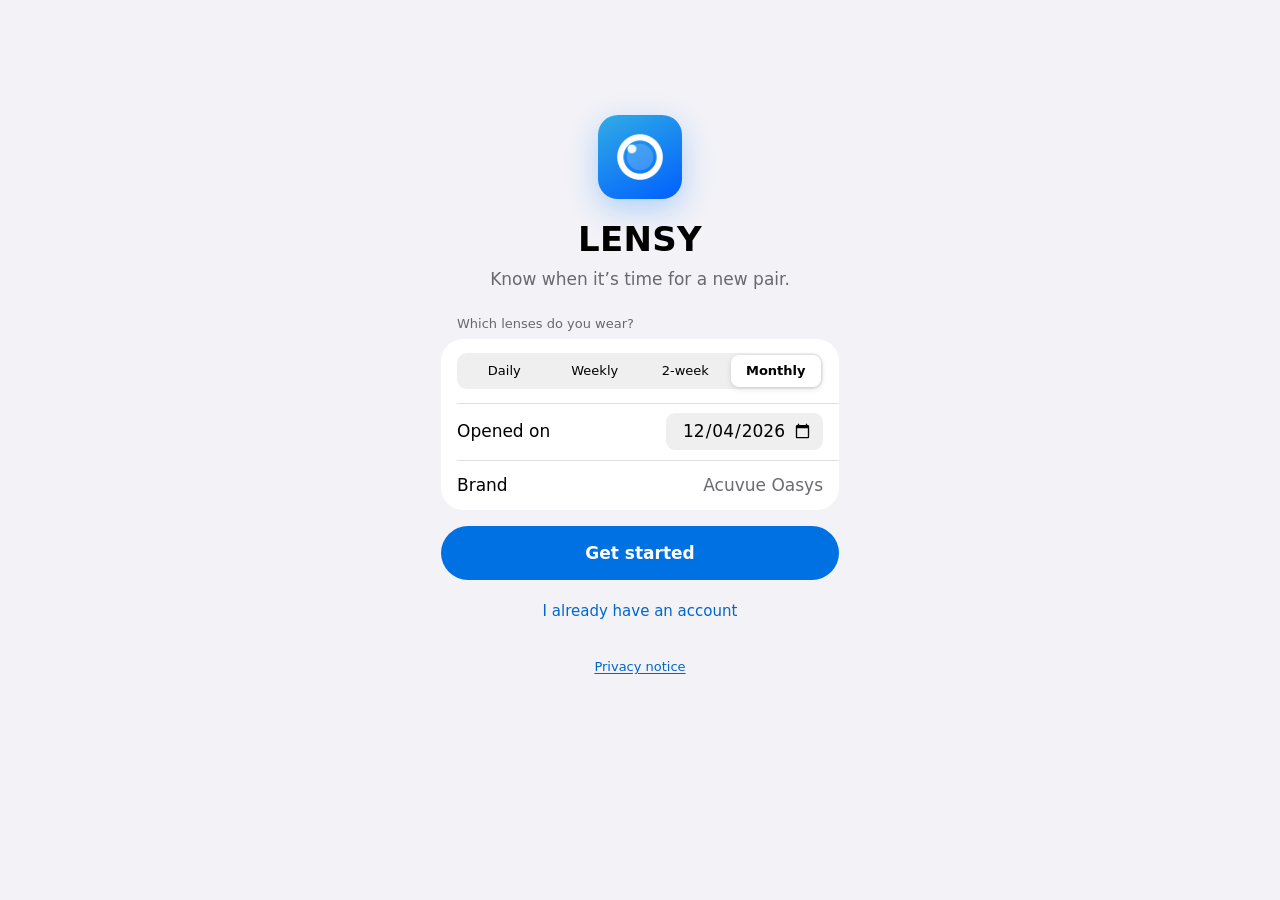
<file: index.html>
<!DOCTYPE html>
<html lang="en">
<head>
<meta charset="UTF-8">
<meta name="viewport" content="width=device-width, initial-scale=1, viewport-fit=cover">
<!-- Only this site's own files may run, and the app may only talk to Supabase. -->
<meta http-equiv="Content-Security-Policy" content="default-src 'none'; script-src 'self'; style-src 'self'; img-src 'self'; connect-src 'self' https://*.supabase.co wss://*.supabase.co; manifest-src 'self'; worker-src 'self'; base-uri 'none'; form-action 'none'">
<meta name="referrer" content="no-referrer">
<title>LENSY</title>
<meta name="description" content="Track the days you wear your contact lenses and see when to replace them.">
<meta name="theme-color" content="#F2F2F7" media="(prefers-color-scheme: light)">
<meta name="theme-color" content="#000000" media="(prefers-color-scheme: dark)">
<meta name="mobile-web-app-capable" content="yes">
<meta name="apple-mobile-web-app-capable" content="yes">
<meta name="apple-mobile-web-app-status-bar-style" content="default">
<meta name="apple-mobile-web-app-title" content="LENSY">
<link rel="manifest" href="manifest.json">
<link rel="icon" type="image/png" href="icon-192.png">
<link rel="apple-touch-icon" href="apple-touch-icon.png">
<link rel="stylesheet" href="styles.css">
</head>
<body>
<main id="app"><noscript><p class="fail">LENSY needs JavaScript to run.</p></noscript></main>

<nav class="tabs" id="tabs" aria-label="Sections" hidden>
  <button data-act="tab" data-tab="today"><svg viewBox="0 0 24 24" fill="none" stroke="currentColor" stroke-width="1.8" stroke-linecap="round" stroke-linejoin="round" aria-hidden="true"><circle cx="12" cy="12" r="8.7"/><path d="M8.3 12.4l2.5 2.5 4.9-5.3"/></svg><span></span></button>
  <button data-act="tab" data-tab="calendar"><svg viewBox="0 0 24 24" fill="none" stroke="currentColor" stroke-width="1.8" stroke-linecap="round" stroke-linejoin="round" aria-hidden="true"><rect x="3.5" y="5" width="17" height="15.5" rx="4"/><path d="M3.5 10h17M8 3v3.5M16 3v3.5"/></svg><span></span></button>
  <button data-act="tab" data-tab="lenses"><svg viewBox="0 0 24 24" fill="none" stroke="currentColor" stroke-width="1.8" stroke-linecap="round" stroke-linejoin="round" aria-hidden="true"><path d="M2.5 12s3.6-6.3 9.5-6.3S21.5 12 21.5 12s-3.6 6.3-9.5 6.3S2.5 12 2.5 12z"/><circle cx="12" cy="12" r="2.9"/></svg><span></span></button>
  <button data-act="tab" data-tab="settings"><svg viewBox="0 0 24 24" fill="none" stroke="currentColor" stroke-width="1.8" stroke-linecap="round" stroke-linejoin="round" aria-hidden="true"><path d="M4 7.5h7M16.5 7.5H20M4 16.5h3.5M13 16.5h7"/><circle cx="13.7" cy="7.5" r="2.6"/><circle cx="10.2" cy="16.5" r="2.6"/></svg><span></span></button>
</nav>
<div id="modal"></div>

<script src="config.js"></script>
<script src="supabase.js"></script>
<script src="app.js"></script>
</body>
</html>
</file>
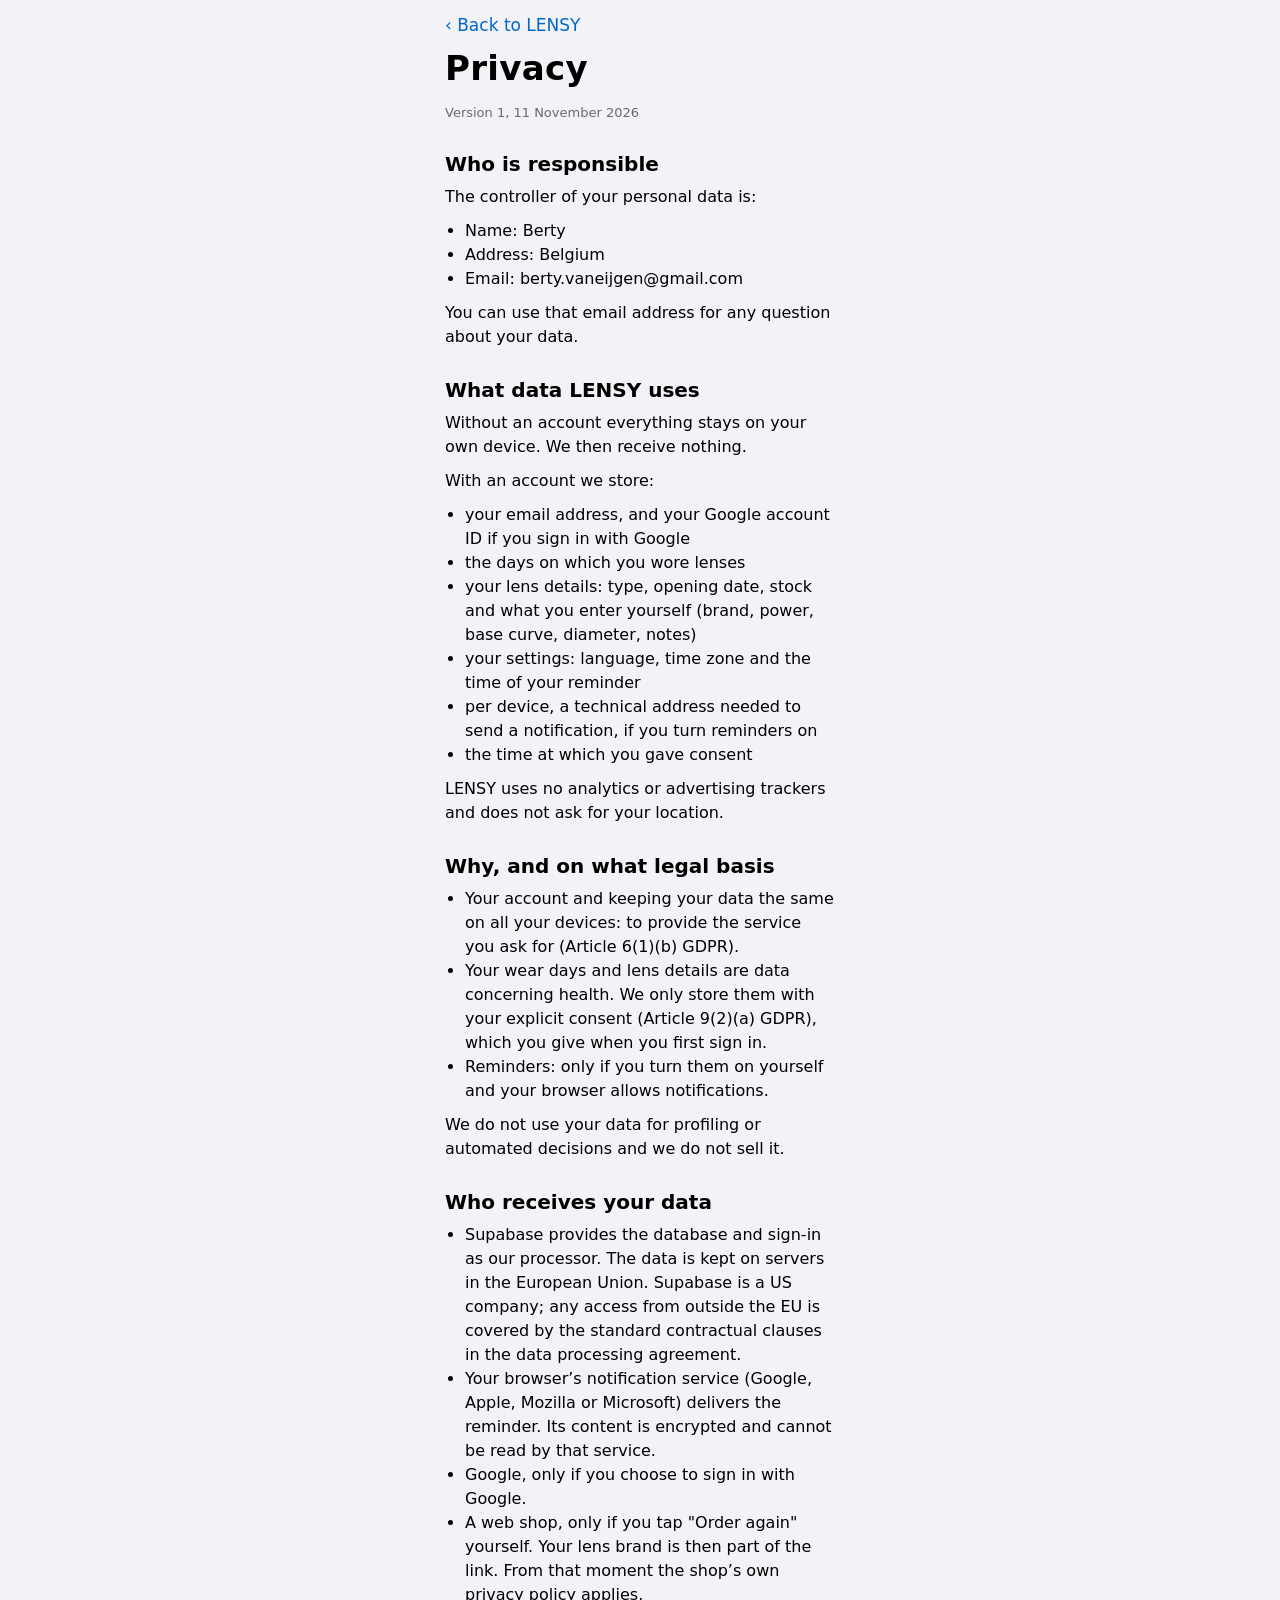
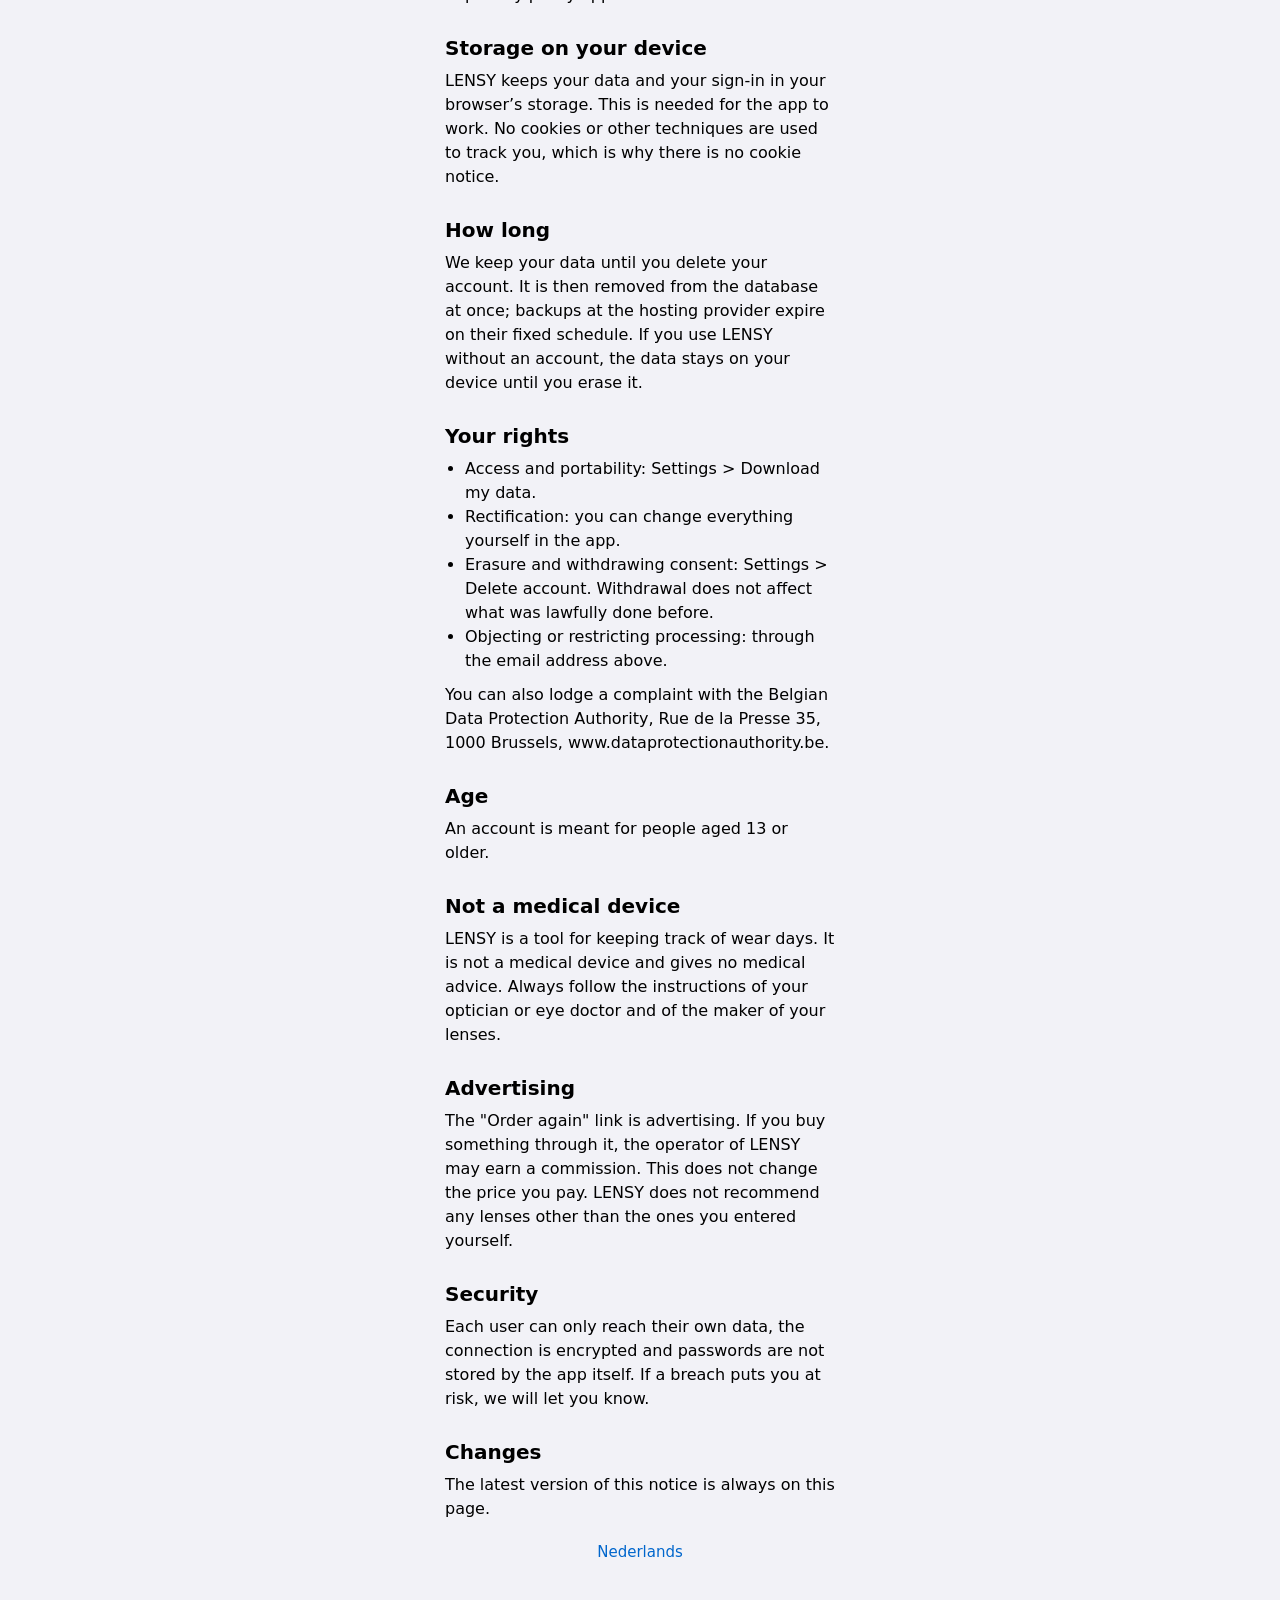
<file: privacy.html>
<!DOCTYPE html>
<html lang="en">
<head>
<meta charset="UTF-8">
<meta name="viewport" content="width=device-width, initial-scale=1, viewport-fit=cover">
<meta http-equiv="Content-Security-Policy" content="default-src 'none'; script-src 'self'; style-src 'self'; img-src 'self'; manifest-src 'self'; base-uri 'none'; form-action 'none'">
<meta name="referrer" content="no-referrer">
<title>LENSY: privacy</title>
<meta name="theme-color" content="#F2F2F7" media="(prefers-color-scheme: light)">
<meta name="theme-color" content="#000000" media="(prefers-color-scheme: dark)">
<link rel="icon" type="image/png" href="icon-192.png">
<link rel="stylesheet" href="styles.css">
</head>
<body>
<main id="app" class="doc"><noscript><p>This page needs JavaScript. Contact the operator of this app for a copy of the privacy notice.</p></noscript></main>
<script src="config.js"></script>
<script src="privacy.js"></script>
</body>
</html>
</file>
<file: styles.css>
:root{
  --bg:#F2F2F7; --card:#FFFFFF; --raised:#FFFFFF;
  --fill:rgba(120,120,128,.12); --fill-strong:rgba(120,120,128,.2);
  --label:#000000; --label2:rgba(60,60,67,.76); --label3:rgba(60,60,67,.34);
  --sep:rgba(60,60,67,.16);
  --blue:#007AFF; --blue2:#32ADE6; --green:#34C759;
  --orange:#FF9500; --orange2:#FFCC00; --red:#FF3B30; --red2:#FF6482;
  /* Text and filled-control versions of the system colours, dark enough to read (WCAG AA) */
  --ink-blue:#0066CC; --fill-blue:#0071E3; --ink-green:#1E7A34; --ink-orange:#A65300; --ink-red:#D70015;
  --bar:rgba(255,255,255,.74); --bar-edge:rgba(255,255,255,.9);
  --shadow:0 8px 30px rgba(0,0,0,.12);
  color-scheme:light;
}
@media (prefers-color-scheme:dark){
  :root:not([data-theme="light"]){
    --bg:#000000; --card:#1C1C1E; --raised:#636366;
    --fill:rgba(120,120,128,.24); --fill-strong:rgba(120,120,128,.36);
    --label:#FFFFFF; --label2:rgba(235,235,245,.64); --label3:rgba(235,235,245,.32);
    --sep:rgba(84,84,88,.6);
    --blue:#0A84FF; --blue2:#64D2FF; --green:#30D158;
    --orange:#FF9F0A; --orange2:#FFD60A; --red:#FF453A; --red2:#FF6482;
    --ink-blue:#0A84FF; --fill-blue:#0071E3; --ink-green:#30D158; --ink-orange:#FF9F0A; --ink-red:#FF453A;
    --bar:rgba(36,36,38,.72); --bar-edge:rgba(255,255,255,.12);
    --shadow:0 8px 30px rgba(0,0,0,.5);
    color-scheme:dark;
  }
}
:root[data-theme="dark"]{
  --bg:#000000; --card:#1C1C1E; --raised:#636366;
  --fill:rgba(120,120,128,.24); --fill-strong:rgba(120,120,128,.36);
  --label:#FFFFFF; --label2:rgba(235,235,245,.64); --label3:rgba(235,235,245,.32);
  --sep:rgba(84,84,88,.6);
  --blue:#0A84FF; --blue2:#64D2FF; --green:#30D158;
  --orange:#FF9F0A; --orange2:#FFD60A; --red:#FF453A; --red2:#FF6482;
  --ink-blue:#0A84FF; --fill-blue:#0071E3; --ink-green:#30D158; --ink-orange:#FF9F0A; --ink-red:#FF453A;
  --bar:rgba(36,36,38,.72); --bar-edge:rgba(255,255,255,.12);
  --shadow:0 8px 30px rgba(0,0,0,.5);
  color-scheme:dark;
}

*,*::before,*::after{box-sizing:border-box}
html{-webkit-text-size-adjust:100%}
body{
  margin:0; background:var(--bg); color:var(--label);
  font:17px/1.3 system-ui,-apple-system,BlinkMacSystemFont,"SF Pro Text","Helvetica Neue","Segoe UI",Roboto,sans-serif;
  -webkit-font-smoothing:antialiased; -webkit-tap-highlight-color:transparent;
  overscroll-behavior-y:none;
}
button,input{font:inherit;color:inherit}
button{background:none;border:0;padding:0;cursor:pointer;touch-action:manipulation}
a{color:var(--ink-blue);text-underline-offset:.18em}
:focus-visible{outline:3px solid var(--blue);outline-offset:2px}
::selection{background:color-mix(in srgb,var(--blue) 26%,transparent)}
input{caret-color:var(--blue);accent-color:var(--blue)}
h1,h2,.say b,.lead{text-wrap:balance}
.sheet p,.note,.hint,.foot{text-wrap:pretty}
h1,h2,p,form{margin:0}
[hidden]{display:none!important}
.round{font-family:ui-rounded,"SF Pro Rounded",system-ui,-apple-system,"Segoe UI",Roboto,sans-serif}

#app{
  max-width:430px; margin:0 auto;
  padding:calc(env(safe-area-inset-top) + 14px) 16px calc(env(safe-area-inset-bottom) + 118px);
}

/* Header */
.head{padding:6px 4px 14px}
.head .date{font-size:13px;font-weight:600;color:var(--label2)}
.head h1{font-size:34px;line-height:41px;font-weight:700;letter-spacing:.3px}

/* Grouped lists */
.card{background:var(--card);border-radius:26px}
.group{margin-top:26px}
.group>h2{font-size:13px;font-weight:400;color:var(--label2);padding:0 16px 7px}
.group>.note{font-size:13px;line-height:1.38;color:var(--label2);padding:8px 16px 0}
.group>.note.warn{color:var(--ink-red)}
.list{background:var(--card);border-radius:22px;overflow:hidden}
.row{
  display:flex;align-items:center;justify-content:space-between;gap:12px;
  min-height:50px;padding:10px 16px;position:relative;width:100%;text-align:left;text-decoration:none;
}
.row+.row::before{content:"";position:absolute;top:0;left:16px;right:0;height:.5px;background:var(--sep)}
.row .k{flex:0 1 auto;min-width:0}
.row .v{color:var(--label2);text-align:right;font-variant-numeric:tabular-nums;min-width:0;overflow:hidden;text-overflow:ellipsis;white-space:nowrap}
.row.action{color:var(--ink-blue)}
/* Rows sit in a clipped list, so their focus ring is drawn inside */
.row:focus-visible,.row input:focus-visible{outline-offset:-3px}
.row.action,.row.danger{transition:background .2s}
.row.action:active,.row.danger:active{background:var(--fill);transition:none}
@media (hover:hover){.row.action:hover,.row.danger:hover{background:var(--fill)}}
.row.action .k{flex:0 1 auto}
.row.danger{color:var(--ink-red);justify-content:center}
.row input{
  flex:1;min-width:0;border:0;background:transparent;text-align:right;
  font-size:17px;padding:4px 0;
}
.row input::placeholder{color:var(--label2);opacity:1}
.row input[type=date],.row input[type=time]{flex:none;background:var(--fill);border-radius:9px;padding:6px 10px;text-align:center;min-height:34px}
.row.stack{flex-direction:column;align-items:stretch;gap:10px;padding:14px 16px}
/* Native picker inside a row, styled like the date and time chips */
.pick{position:relative;flex:none;display:flex;align-items:center}
.pick select{
  appearance:none;-webkit-appearance:none;border:0;font:inherit;font-size:17px;color:var(--label);
  background:var(--fill);border-radius:9px;min-height:34px;padding:6px 32px 6px 12px;max-width:62vw;
  text-overflow:ellipsis;cursor:pointer;
}
.pick svg{position:absolute;right:9px;width:16px;height:16px;color:var(--label2);pointer-events:none}
.row .pick select:focus-visible{outline:3px solid var(--blue);outline-offset:-3px}

/* Switch */
.switch{flex:none;width:51px;height:31px;border-radius:16px;background:var(--fill-strong);position:relative;transition:background .22s}
.switch::after{content:"";position:absolute;top:2px;left:2px;width:27px;height:27px;border-radius:50%;background:#fff;box-shadow:0 2px 5px rgba(0,0,0,.22);transition:transform .22s cubic-bezier(.3,.8,.3,1)}
.switch[aria-checked="true"]{background:var(--green)}
.switch[aria-checked="true"]::after{transform:translateX(20px)}

/* Segmented control */
.seg{display:flex;background:var(--fill);border-radius:10px;padding:2px;width:100%}
.seg button{flex:1;min-height:32px;border-radius:8px;font-size:13px;font-weight:500;padding:0 4px;transition:background .18s}
.seg button[aria-pressed="true"]{background:var(--raised);font-weight:600;box-shadow:0 2px 6px rgba(0,0,0,.12),0 0 0 .5px rgba(0,0,0,.04)}
.seg.top{margin-bottom:6px}

/* Ring */
.hero{padding:34px 20px 30px;display:flex;flex-direction:column;align-items:center;gap:22px}
.ring{position:relative;display:grid;place-items:center}
.ring.lg{width:232px;height:232px}
.ring.sm{width:138px;height:138px}
.ring svg{display:block;transform:rotate(-90deg)}
.ring .track{opacity:.16;stroke:var(--blue)}
.ring .prog{transition:stroke-dashoffset .9s cubic-bezier(.3,.8,.3,1)}
.ring .prog.empty{opacity:0}
.ring .s1{stop-color:var(--blue2)} .ring .s2{stop-color:var(--blue)}
.ring.warn .track{stroke:var(--orange)} .ring.warn .s1{stop-color:var(--orange2)} .ring.warn .s2{stop-color:var(--orange)}
.ring.over .track{stroke:var(--red)} .ring.over .s1{stop-color:var(--red2)} .ring.over .s2{stop-color:var(--red)}
.ring-c{position:absolute;text-align:center;line-height:1}
.ring-c strong{display:block;font-size:60px;font-weight:700;letter-spacing:-1px;font-variant-numeric:tabular-nums}
.ring.over .ring-c strong{color:var(--ink-red)}
.ring-c strong small{font-size:.44em;font-weight:600;margin-left:1px}
.ring-c span{display:block;margin-top:6px;font-size:15px;color:var(--label2)}
.say{text-align:center}
.say b{display:block;font-size:22px;font-weight:600;letter-spacing:-.2px}
.say span{display:block;margin-top:3px;font-size:15px;color:var(--label2)}
.say.warn b{color:var(--ink-orange)}
.say.over b{color:var(--ink-red)}
.hero.duo{flex-direction:row;align-items:flex-start;gap:8px;padding:24px 12px}
.hero.duo .eye{flex:1;display:flex;flex-direction:column;align-items:center;gap:12px;min-width:0}
.hero.duo h2{font-size:13px;font-weight:400;color:var(--label2)}
.hero.duo .ring-c strong{font-size:32px;letter-spacing:-.5px}
.hero.duo .ring-c span{font-size:12px;margin-top:3px}
.hero.duo .say b{font-size:17px}
.hero.duo .say span{font-size:13px}

/* Buttons */
.btn{
  display:flex;align-items:center;justify-content:center;gap:8px;width:100%;
  min-height:54px;border-radius:27px;font-weight:600;margin-top:16px;padding:0 20px;
  transition:transform .12s,background .2s,color .2s;
}
.btn:active{transform:scale(.975)}
.btn:disabled{opacity:.5;cursor:default}
.btn:disabled:active{transform:none}
.btn.primary{background:var(--fill-blue);color:#fff}
.btn.done{background:color-mix(in srgb,var(--green) 14%,transparent);color:var(--ink-green)}
@media (hover:hover){
  .btn:not(:disabled):hover{filter:brightness(.96)}
  .link:hover{text-decoration:underline}
  .tabs button:not([aria-current]):hover{color:var(--label)}
  .cal-nav button:hover,.stepper button:not(:disabled):hover{background:var(--fill-strong)}
  .grid button:not(:disabled):not(.is-worn):hover .dot{background:var(--fill)}
}
.btn.plain{background:var(--fill);color:var(--label)}
.btn.outline{background:var(--card);color:var(--label);box-shadow:inset 0 0 0 1px var(--sep)}
.btn.destructive{background:var(--ink-red);color:#fff}
.btn svg{width:20px;height:20px}
.link{display:block;width:fit-content;margin:14px auto 0;padding:8px 12px;border-radius:12px;color:var(--ink-blue);font-size:15px;text-align:center;text-decoration:none}
.hint{font-size:13px;color:var(--label2);text-align:center;margin-top:8px}

/* Calendar */
.dot{
  width:38px;height:38px;border-radius:50%;display:grid;place-items:center;
  font-size:16px;font-variant-numeric:tabular-nums;
  transition:background .18s,color .18s,transform .12s;
}
.cal{padding:16px 10px 12px}
.cal-nav{display:flex;align-items:center;justify-content:space-between;padding:0 6px 10px}
.cal-nav h2{font-size:20px;font-weight:600;text-transform:capitalize}
.cal-nav div{display:flex;gap:6px}
.cal-nav button{width:44px;height:44px;border-radius:50%;background:var(--fill);color:var(--ink-blue);display:grid;place-items:center;transition:background .2s}
.cal-nav svg{width:18px;height:18px}
.grid{display:grid;grid-template-columns:repeat(7,1fr);row-gap:4px}
.grid .wd{font-size:12px;color:var(--label2);text-align:center;padding-bottom:6px}
.grid button,.grid .blank{display:grid;place-items:center;min-height:44px}
.grid .is-worn .dot{background:var(--fill-blue);color:#fff;font-weight:600}
.grid .is-today:not(.is-worn) .dot{color:var(--ink-blue);font-weight:700;box-shadow:inset 0 0 0 1.5px var(--ink-blue)}
.grid .is-future .dot{color:var(--label3)}
.grid .is-last .dot{box-shadow:inset 0 0 0 2px var(--ink-orange);color:var(--ink-orange);font-weight:600}
.grid button:active:not(:disabled) .dot{transform:scale(.9)}
.grid button:disabled{cursor:default}
.legend{display:flex;flex-wrap:wrap;gap:6px 18px;padding:12px 8px 2px;font-size:13px;color:var(--label2);border-top:.5px solid var(--sep);margin-top:10px}
.legend i{display:inline-block;width:11px;height:11px;border-radius:50%;margin-right:6px;vertical-align:-1px}
.legend .a{background:var(--fill-blue)} .legend .b{box-shadow:inset 0 0 0 2px var(--ink-orange)}

/* Tab bar */
.tabs{
  position:fixed;left:50%;transform:translateX(-50%);
  bottom:calc(env(safe-area-inset-bottom) + 14px);
  width:min(398px,calc(100% - 32px));
  display:flex;padding:5px;border-radius:34px;
  background:var(--bar);
  -webkit-backdrop-filter:blur(26px) saturate(180%);backdrop-filter:blur(26px) saturate(180%);
  box-shadow:var(--shadow),inset 0 0 0 .5px var(--bar-edge);
  z-index:20;
}
.tabs button{flex:1;display:flex;flex-direction:column;align-items:center;gap:2px;padding:8px 2px 7px;border-radius:29px;color:var(--label2);font-size:10.5px;font-weight:600;transition:background .2s,color .2s}
.tabs svg{width:25px;height:25px}
.tabs button[aria-current="page"]{color:var(--ink-blue);background:var(--fill)}

/* Welcome */
.welcome{min-height:calc(100dvh - 160px);display:flex;flex-direction:column;justify-content:center;padding-top:24px}
.welcome img{width:84px;height:84px;border-radius:20px;display:block;margin:0 auto 18px;box-shadow:0 10px 30px rgba(0,122,255,.28)}
.welcome h1{font-size:34px;font-weight:700;text-align:center;letter-spacing:.3px}
.welcome .lead{text-align:center;color:var(--label2);margin-top:6px}

/* Sheets */
.scrim{position:fixed;inset:0;background:rgba(0,0,0,.4);z-index:40;display:flex;align-items:flex-end;justify-content:center;animation:fade .2s;overflow-y:auto}
.sheet{width:min(414px,calc(100% - 16px));margin:24px 0 calc(env(safe-area-inset-bottom) + 8px);animation:rise .28s cubic-bezier(.3,.8,.3,1)}
.sheet .box{background:var(--card);border-radius:28px;padding:24px 20px 18px;text-align:center}
.sheet h2{font-size:20px;font-weight:600}
.sheet p{font-size:15px;color:var(--label2);margin-top:6px}
.sheet .btn{margin-top:12px}
.sheet .btn.first{margin-top:20px}
.field{
  display:block;width:100%;min-height:52px;margin-top:10px;padding:0 16px;
  border:0;border-radius:14px;background:var(--fill);font-size:17px;text-align:left;
}
.field::placeholder{color:var(--label2);opacity:1}
.or{display:flex;align-items:center;gap:12px;margin:18px 0 8px;font-size:13px;color:var(--label2)}
.or::before,.or::after{content:"";flex:1;height:.5px;background:var(--sep)}
.sheet .msg{min-height:20px;margin-top:12px;font-size:14px;color:var(--label2)}
.sheet .msg.bad{color:var(--ink-red)}
.sheet .links{display:flex;justify-content:space-between;gap:8px;margin-top:6px}
.sheet .links .link{margin:0;font-size:14px}
@keyframes fade{from{opacity:0}}
@keyframes rise{from{transform:translateY(40px);opacity:0}}

.foot{font-size:13px;color:var(--label2);text-align:center;margin-top:28px;line-height:1.5}
.fail{padding:40px 8px;font-size:15px;color:var(--label2)}

@media (prefers-reduced-motion:reduce){
  *,*::before,*::after{transition:none!important;animation:none!important}
}

/* Stock stepper and reorder line */
.stepper{display:flex;align-items:center;gap:4px;background:var(--fill);border-radius:10px;padding:2px}
.stepper button{width:44px;height:34px;border-radius:8px;display:grid;place-items:center;color:var(--label);transition:background .15s}
.stepper svg{width:16px;height:16px}
.stepper button:disabled{color:var(--label3)}
.stepper button:active:not(:disabled){background:var(--fill-strong)}
.stepper b{min-width:34px;text-align:center;font-weight:600;font-variant-numeric:tabular-nums}
.stockline{margin-top:22px;text-align:center;font-size:15px;color:var(--ink-orange);font-weight:600}
.stockline+.stockline{margin-top:4px}
.stockline~.link{margin-top:4px}
.link+.link{margin-top:0}
.sheet p a{font-size:15px}

/* Privacy page */
.doc{padding-bottom:40px}
.doc h2{font-size:20px;font-weight:600;margin:28px 4px 8px}
.doc p,.doc li{font-size:16px;line-height:1.5;color:var(--label)}
.doc p{margin:0 4px 10px}
.doc ul{margin:0 4px 10px;padding-left:20px}
.doc .meta{color:var(--label2);font-size:13px}
.doc .todo{background:color-mix(in srgb,var(--orange) 22%,transparent);border-radius:6px;padding:0 4px}
.doc .back{display:inline-block;margin:0 4px 6px;font-size:17px;text-decoration:none}
</file>
